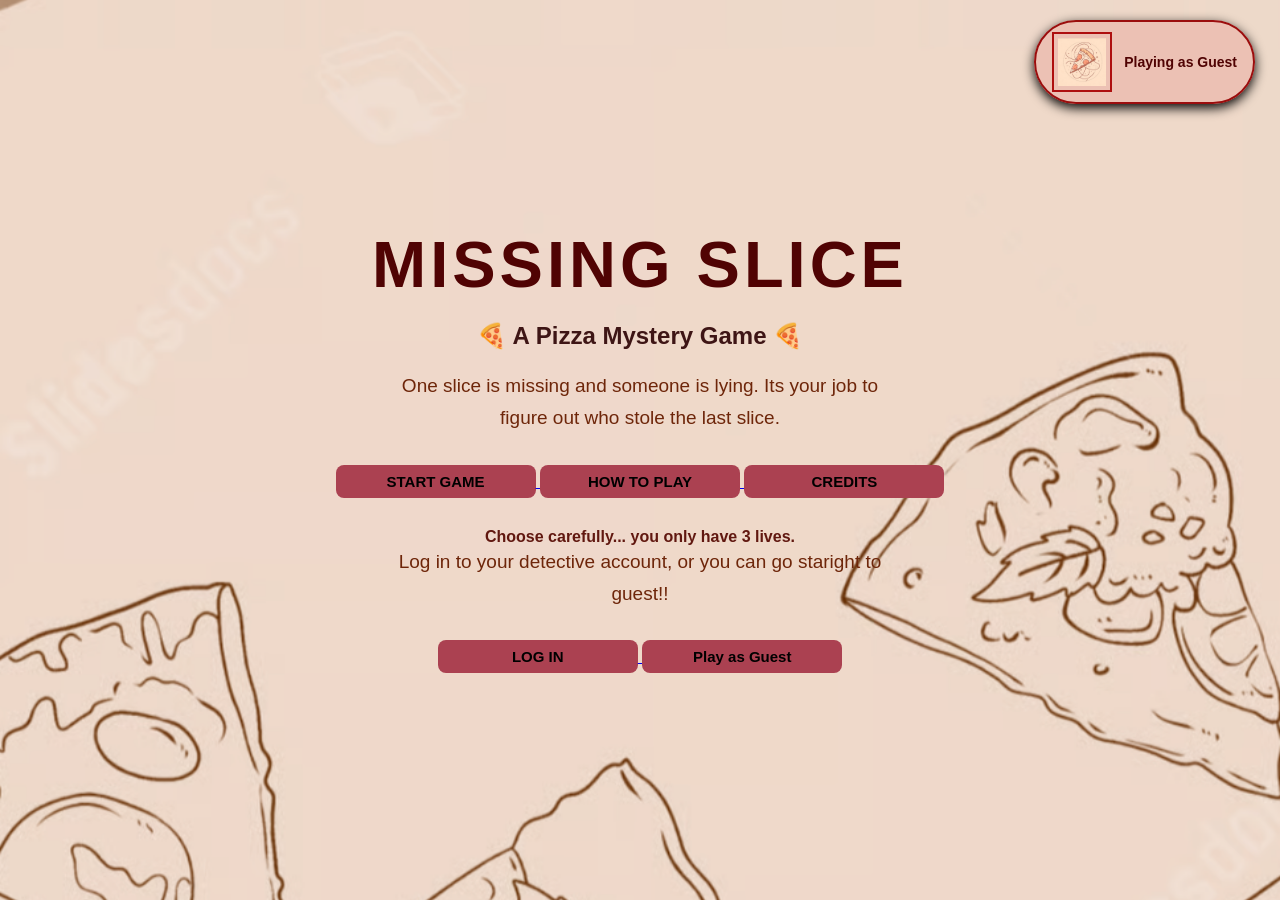
<file: CST2120 coursework/html folder/index.html>
<!DOCTYPE html>
<html>
    <head>
        <link rel="stylesheet" href="../css/styling.css">
        <script src="../javascript/index.js" defer></script>
        <meta charset="UTF-8">
        <title>Missing Slice</title>
    </head>
    <body>
    <!-- Logo and user account -->
    <div class="account-info">
        <img src="../logo.png" alt="Missing Slice Logo">
        <p id="accountMessage">Playing as Guest</p>
    </div>

        <h1>Missing slice</h1>
        <h2>🍕 A Pizza Mystery Game 🍕</h2>
        <p class="explanation">One slice is missing and someone is lying.
        Its your job to figure out who stole the last slice.
        </p>

        <div class="menu-buttons">
            <a href="game.html">
                <button>START GAME</button>
            </a>
            <a href="intructions.html">
                <button>HOW TO PLAY</button>
            </a>
            <a href="credits.html">
            <button>CREDITS</button>
        </a>
        </div>

        <h4 class="warning">Choose carefully... you only have 3 lives.</h4>

        <!-- Choose how to play -->
        <section class="player-choice">
            <p class="explanation">Log in to your detective account, or you can go staright to guest!!</p>
            <a href="login.html">
                <button>LOG IN</button>
            </a>
            <a href="game.html?guest=true">
                <button type="button">Play as Guest</button>
            </a>
        </section>
        </section>

    </body>

</html>
</file>
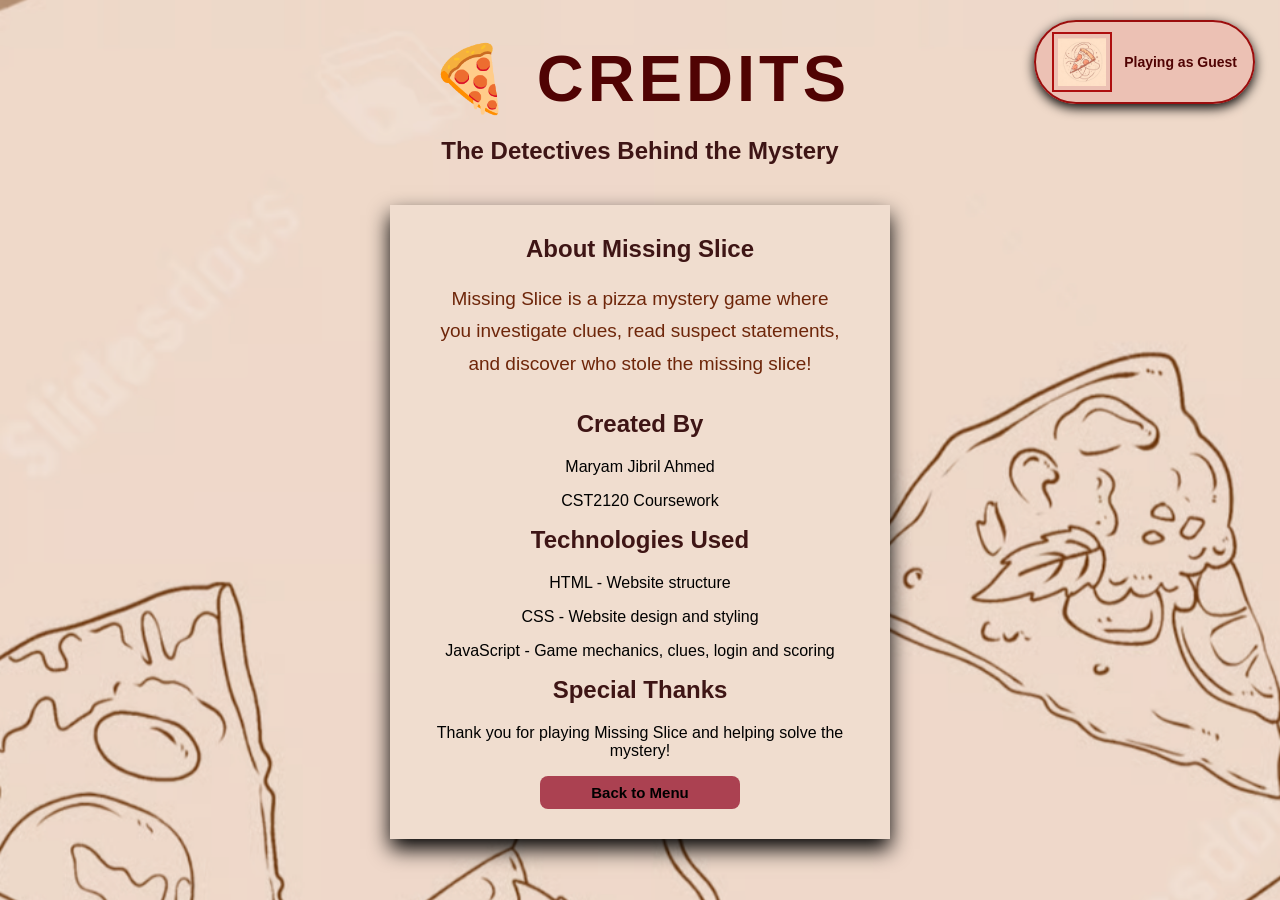
<file: CST2120 coursework/html folder/credits.html>
<!DOCTYPE html>
<html>
<head>
    <meta charset="UTF-8">
    <title>Missing Slice - Credits</title>
    <link rel="stylesheet" href="../css/styling.css">
    <script src="../javascript/index.js" defer></script>
</head>
<body>

    <!-- Logo and user account -->
    <div class="account-info">
        <img src="../logo.png" alt="Missing Slice Logo">
        <p id="accountMessage">Playing as Guest</p>
    </div>

    <h1>🍕 Credits</h1>
    <h2>The Detectives Behind the Mystery</h2>

    <section class="login-section">
        <h2>About Missing Slice</h2>
        <p class="explanation">
            Missing Slice is a pizza mystery game where you investigate clues,
            read suspect statements, and discover who stole the missing slice!
        </p>

        <h2>Created By</h2>
        <p>Maryam Jibril Ahmed</p>
        <p>CST2120 Coursework</p>

        <h2>Technologies Used</h2>
        <p>HTML - Website structure</p>
        <p>CSS - Website design and styling</p>
        <p>JavaScript - Game mechanics, clues, login and scoring</p>

        <h2>Special Thanks</h2>
        <p>
            Thank you for playing Missing Slice and helping solve the mystery!
        </p>

        <a href="index.html">
            <button type="button">Back to Menu</button>
        </a>

    </section>

</body>
</html>
</file>
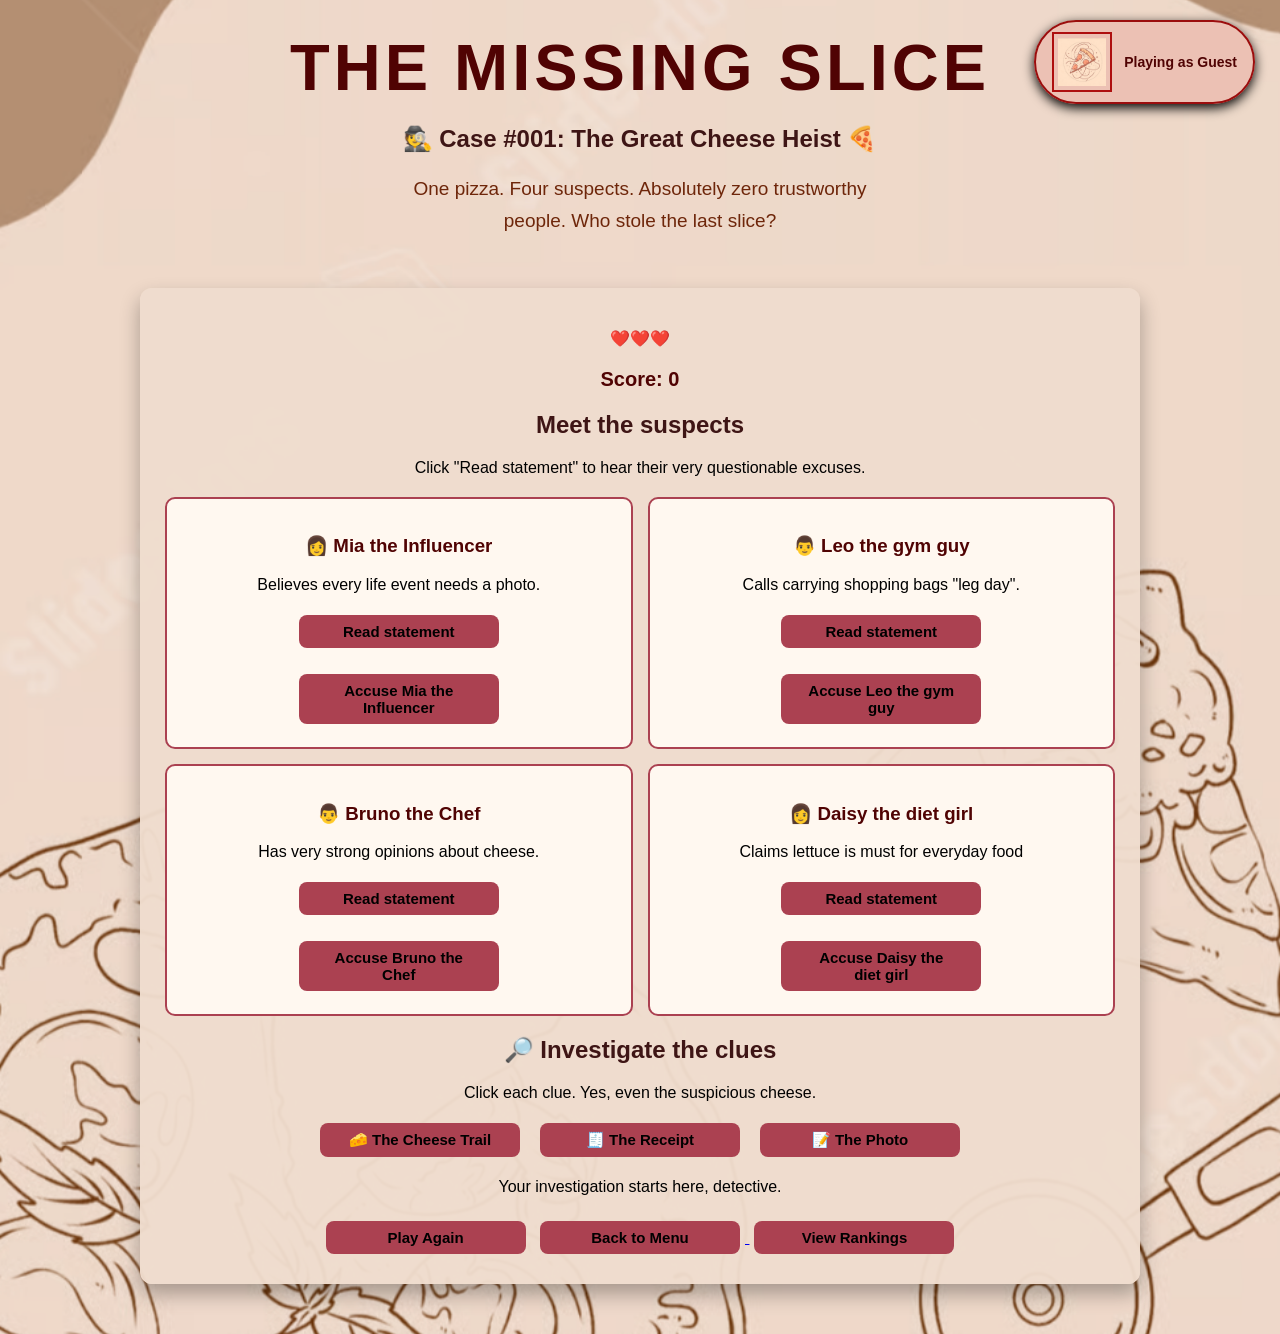
<file: CST2120 coursework/html folder/game.html>
<!DOCTYPE html>
<html>
<head>
    <meta charset="UTF-8">
    <title>Missing Slice - The Mystery</title>
    <link rel="stylesheet" href="../css/styling.css">
    <script src="../javascript/index.js" defer></script>
    <script src="../javascript/game.js" defer></script>
</head>

<body class="game-page">

    <!-- Logo and account information -->
    <div class="account-info">
        <img src="../logo.png" alt="Missing Slice Logo">
        <p id="accountMessage">Playing as Guest</p>
    </div>

    <h1>THE MISSING SLICE</h1>
    <h2 id="caseTitle">🕵️ Case #001: The Great Cheese Heist 🍕</h2>

    <p class="explanation" id="caseExplanation">
        One pizza. Four suspects. Absolutely zero trustworthy people.
        Figure out who stole the last slice before the evidence gets cold.
    </p>

    <!-- Score and lives -->
    <section class="game-section">
        <p id="lives">❤️ ❤️ ❤️</p>
        <p id="score">Score: 0</p>

        <h2>Meet the suspects</h2>
        <p>Click "Read statement" to hear their very questionable excuses.</p>

        <div class="suspect-grid" id="suspectGrid"></div>

        <h2>🔎 Investigate the clues</h2>
        <p>Click each clue. Yes, even the suspicious cheese.</p>

        <div class="clue-buttons" id="clueButtons"></div>
        <p id="clueMessage">Your investigation starts here.</p>

        <p id="gameMessage"></p>

        <button id="restartButton" hidden>Play Again</button>
        <a href="index.html">
            <button type="button">Back to Menu</button>
        </a>
        <a href="ranking.html">
            <button type="button">View Rankings</button>
        </a>

    </section>

</body>
</html>
</file>
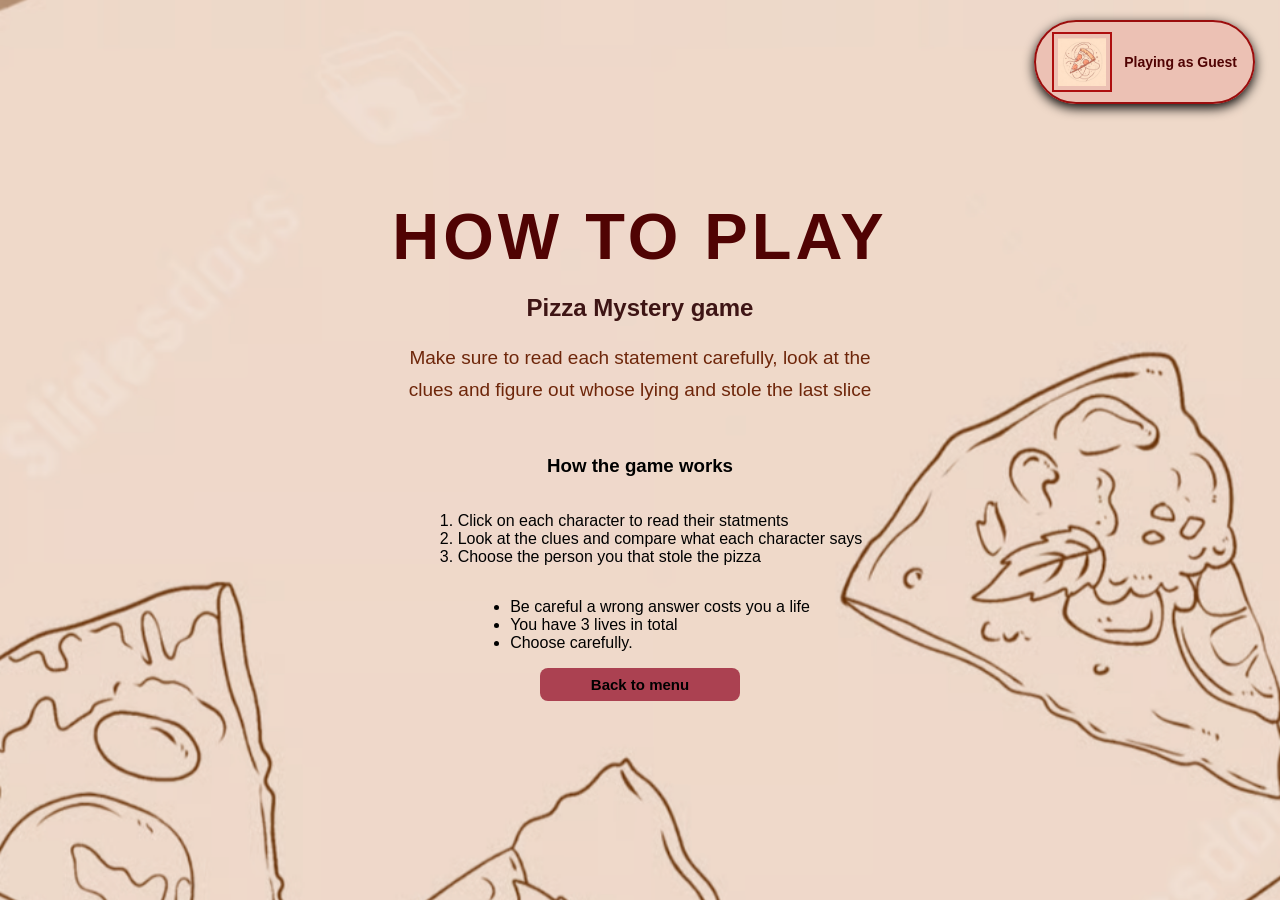
<file: CST2120 coursework/html folder/intructions.html>
<!DOCTYPE html>
<html>
    <head>
        <link rel="stylesheet" href="../css/styling.css">
        <script src="../javascript/index.js" defer></script>
        <meta charset="UTF-8">
        <title>How to Play</title>
    </head>
    <body>
        <div class="account-info">
            <img src="../logo.png" alt="Missing Slice Logo">
            <p id="accountMessage">Playing as Guest</p>
        </div>
        <h1>HOW TO PLAY</h1>
        <h2>Pizza Mystery game</h2>
        <p class="explanation"> Make sure to read each statement carefully, look at the clues and figure out whose lying and stole the last slice</p>
        <h3>How the game works</h3>
        <ol>
            <li>Click on each character to read their statments</li>
            <li>Look at the clues and compare what each character says</li>
            <li>Choose the person you that stole the pizza</li>
        </ol>
        <ul>
            <li>Be careful a wrong answer costs you a life</li>
            <li>You have 3 lives in total</li>
            <li>Choose carefully.</li>
        </ul>
        <a href="index.html">
            <button>Back to menu</button>
        </a>
    </body>
</html>
</file>
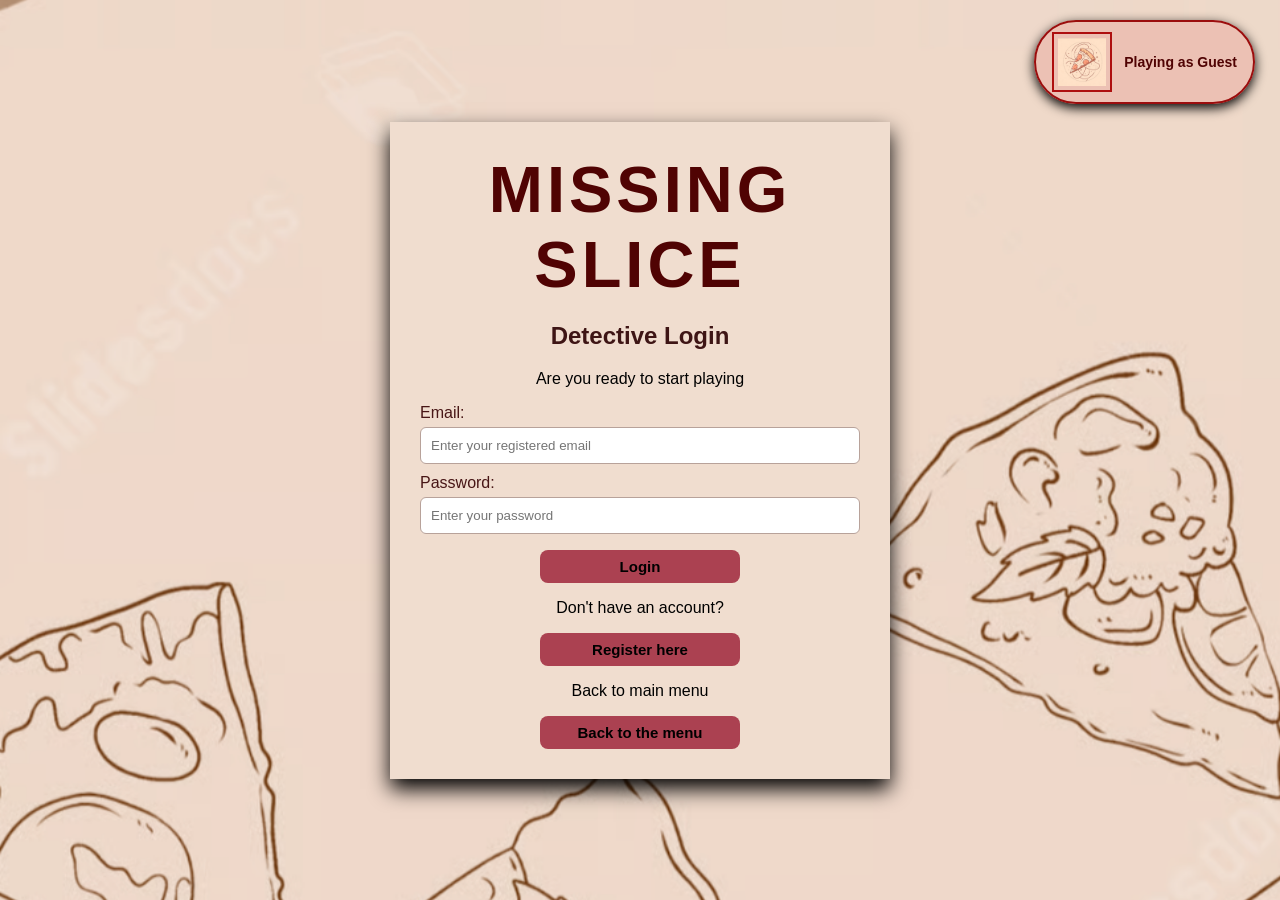
<file: CST2120 coursework/html folder/login.html>
<!DOCTYPE html>
<html>
    <head>
        <meta charset="UTF-8">
        <title>Login Missing slice</title>
        <link rel="stylesheet" href="../css/styling.css">
        <script src="../javascript/login.js" defer></script>
        <script src="../javascript/index.js" defer></script>
    </head>
    <body>
        <div class="account-info">
            <img src="../logo.png" alt="Missing Slice Logo">
            <p id="accountMessage">Playing as Guest</p>
        </div>
        <section class="login-section">
            <h1>Missing Slice</h1>
            <h2>Detective Login</h2>
            <p="explanation">Are you ready to start playing</p>

            <form id="loginform">
                <!--Email input-->
                <label for="MyEmail">Email:</label>
                <input type="text" id="MyEmail" placeholder="Enter your registered email">

                <!--Password input-->
                <label for="MyPassword">Password:</label>
                <input type="password" id="MyPassword" placeholder="Enter your password">

                <!--Feeddback message-->
                <p id="message"></p>
                <button>Login</button>
            </form>
            
            <p>Don't have an account?</p> 
            <a href="register.html">
                <button>Register here</button>
            </a>

            <p>Back to main menu</p>
            <a href="index.html">
                <button>Back to the menu</button>
            </a>
            
        </section>
    </body>
</html>
</file>
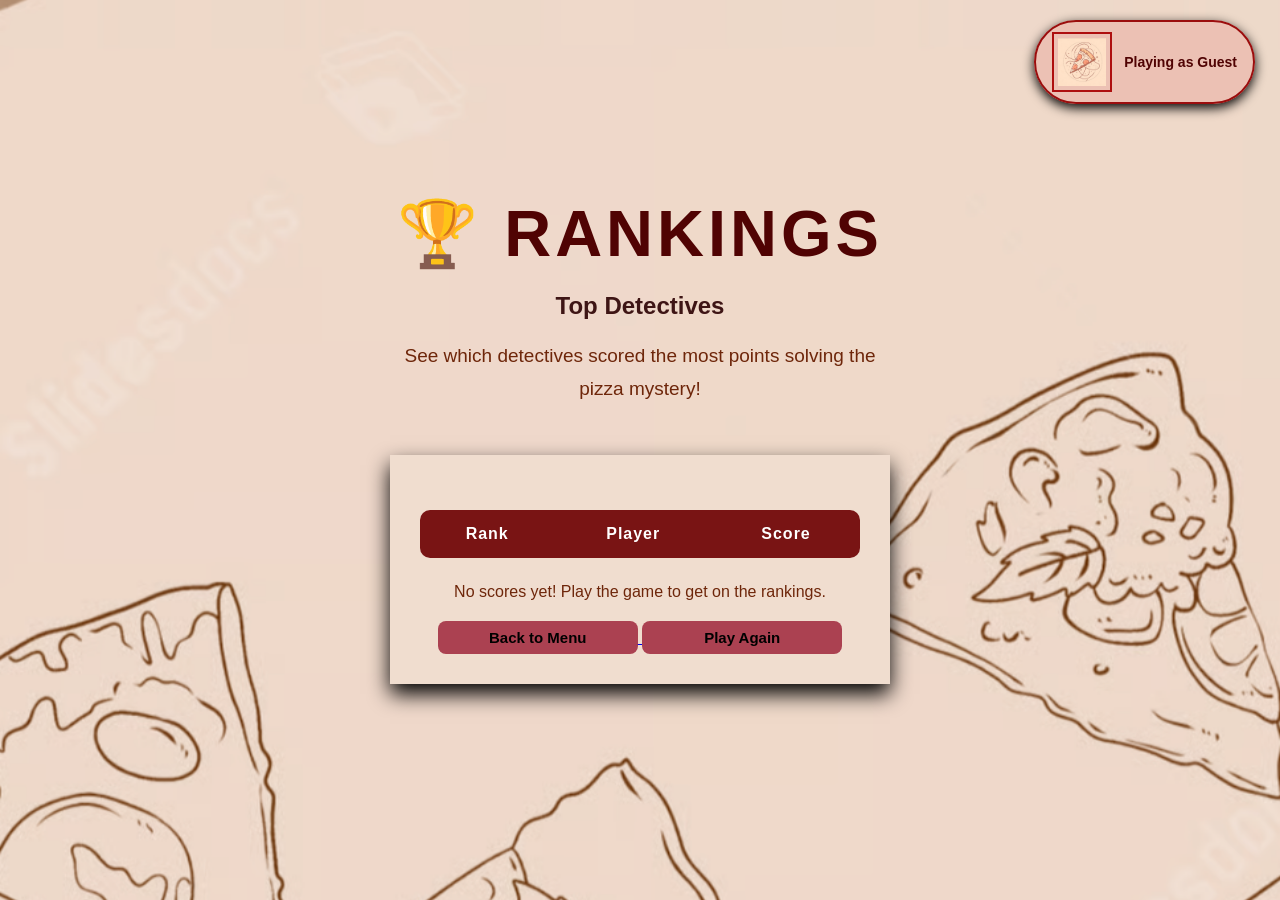
<file: CST2120 coursework/html folder/ranking.html>
<!DOCTYPE html>
<html>
<head>
    <meta charset="UTF-8">
    <title>Missing Slice - Rankings</title>
    <link rel="stylesheet" href="../css/styling.css">
    <script src="../javascript/index.js" defer></script>
    <script src="../javascript/ranking.js" defer></script>
</head>
<body>

    <!-- Logo and user account -->
    <div class="account-info">
        <img src="../logo.png" alt="Missing Slice Logo">
        <p id="accountMessage">Playing as Guest</p>
    </div>

    <h1>🏆 Rankings</h1>
    <h2>Top Detectives</h2>

    <p class="explanation">
        See which detectives scored the most points solving the pizza mystery!
    </p>

    <section class="login-section">
        <table>
            <thead>
                <tr>
                    <th>Rank</th>
                    <th>Player</th>
                    <th>Score</th>
                </tr>
            </thead>
            <tbody id="rankingList"></tbody>
        </table>

        <p id="rankingMessage"></p>

        <a href="index.html">
            <button type="button">Back to Menu</button>
        </a>

        <a href="game.html">
            <button type="button">Play Again</button>
        </a>
    </section>

</body>
</html>
</file>
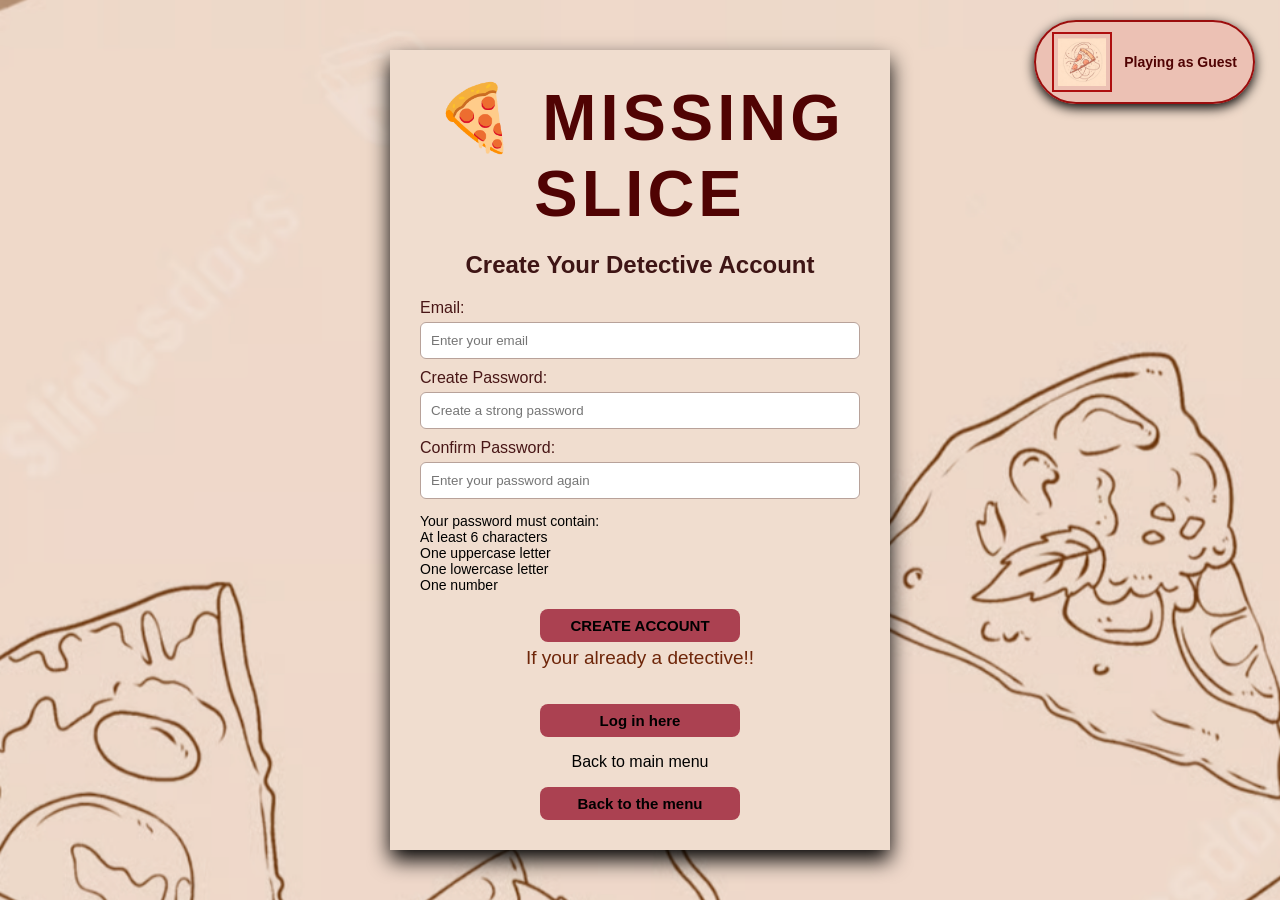
<file: CST2120 coursework/html folder/register.html>
<!DOCTYPE html>
<html>
<head>
    <meta charset="UTF-8">
    <title>Register Missing Slice</title>
    <link rel="stylesheet" href="../css/styling.css">
    <script src="../javascript/register.js" defer></script>
    <script src="../javascript/index.js" defer></script>
</head>

<body>
    <div class="account-info">
        <img src="../logo.png" alt="Missing Slice Logo">
        <p id="accountMessage">Playing as Guest</p>
    </div>

    <!-- Registration form -->
    <section class="login-section">
        <h1>🍕 Missing Slice</h1>
        <h2>Create Your Detective Account</h2>
        <form id="registerForm">
            <!-- Email input -->
            <label for="registerEmail">Email:</label>
            <input type="text" id="registerEmail" placeholder="Enter your email" >
            <!-- Password input -->
            <label for="registerPassword">Create Password:</label>
            <input type="password" id="registerPassword" placeholder="Create a strong password">
<!-- Confirm password -->
            <label for="confirmPassword">Confirm Password:</label>
            <input type="password" id="confirmPassword" placeholder="Enter your password again"
            >
            <!-- Password requirements -->
            <p id="passwordRules"> Your password must contain:
                <br>At least 6 characters
                <br>One uppercase letter
                <br>One lowercase letter
                <br>One number
            </p>
<!-- JavaScript feedback -->
            <p id="registerMessage"></p>
            <button>CREATE ACCOUNT</button>

        </form>

        <p class="explanation">If your already a detective!!</p>
        <a href="login.html">
            <button>Log in here</button>
        </a>

        <p>Back to main menu</p>
        <a href="index.html">
            <button>Back to the menu</button>
        </a>

    </section>

</body>
</html>
</file>
<file: CST2120 coursework/css/styling.css>
body {
    background-image:url("../pizza.png");
    background-size:cover;
    background-position:center;
    background-repeat:no-repeat;
    font-family:sans-serif;
    margin: 0; 
    min-height: 100vh;
    display: flex;
    flex-direction: column;
    justify-content: center; 
    align-items: center; 
    text-align: center;
}
h1 {
    font-size:65px;
    color:#500303;
    margin: 0 0 20px 0;
    text-transform: uppercase; 
    letter-spacing: 4px;
}
h2 {
    font-size: 24px;
    color:#3e1515;
    margin: 0 0 20px 0;
}
.explanation {
    color: #6e260a;
    font-size:19px;
    line-height:1.7;
    max-width: 500px;
    margin:0 20px 30px 20px;
}
.warning{
    color: #611810;
    font-size: 16px;
    margin: 30px 0 0 0;
   

}
ol,ul {
    text-align: left;
}
button{
    font-size :15px;
    font-weight:bold;
    width: 200px;
    padding: 8px 24px;
    border: none;
    border-radius: 8px;
    background-color:#ab4151;
    cursor: pointer;
    display:inline-block;
    
}
button:hover{
    background-color:#611e29;
}
.login-section{
    width: 85%;
    max-width: 500px;
    box-sizing: border-box;
    box-shadow: 0 10px 20px rgba(0,0,0);
    padding: 30px;
    margin: 20px auto;
    background-color: #f0ddcf;
}
.login-section label {
    display: block;
    text-align: left;
    margin-top: 10px;
    color: #481616;
}
.login-section input {
    width: 100%;
    box-sizing: border-box;
    padding: 10px;
    margin-top: 5px;
    border: 1px solid #b8a29a;
    border-radius: 6px;
}
/* Feedback messages */
#message,
#registerMessage,
#resetMessage {
    font-weight: bold;
}
#passwordRules {
    text-align: left;
    font-size: 14px;
}

/* Logo and account info*/
.account-info {
    position: absolute;
    top: 20px;
    right: 25px;
    display: flex;
    align-items: center;
    gap: 12px;
    padding: 10px 16px;
    background-color: rgba(236, 192, 180, 0.95);
    border: 2px solid #9b0d0d;
    border-radius: 50px;
    box-shadow: 0 4px 12px rgb(0, 0, 0);
}
.account-info img {
    width: 60px;
    height: 60px;
    padding: 4px;
    box-sizing: border-box;
    border: 2px solid #ae0f0f;
    transition: transform 0.3s ease, box-shadow 0.3s ease;
}
.account-info img:hover {
    transform: scale(1.1);
    box-shadow: 0 0px 16px rgba(141, 3, 3, 0.8);
}
#accountMessage {
    color: #500303;
    font-weight: bold;
    font-size: 14px;
}



/* Game page */
.game-page {
    padding: 30px 0;
    box-sizing: border-box;
}

.game-section {
    width: 90%;
    max-width: 1000px;
    box-sizing: border-box;
    padding: 25px;
    margin: 20px auto;
    background-color: rgba(240, 221, 207, 0.96);
    border-radius: 12px;
    box-shadow: 0 10px 20px rgba(0, 0, 0, 0.3);
}
#lives {
    font-size: 35;
   margin-bottom: 5;
}

#score {
    color: #500303;
    font-size: 20px;
    font-weight: bold;
}

.suspect-grid {
    display: grid;
    grid-template-columns: repeat(2, minmax(0, 1fr));
    gap: 15px;
    margin: 20px 0;
}

.suspect-card {
    padding: 18px;
    background-color: #fff8f0;
    border: 2px solid #ab4151;
    border-radius: 10px;
}

.suspect-card h3 {
    color: #500303;
}

.clue-buttons {
    display: flex;
    justify-content: center;
    flex-wrap: wrap;
    gap: 10px;
    margin: 20px 10;
}

.game-section button {
    margin: 5px;
}

#gameMessage {
    color: #500303;
    font-weight: bold;
    line-height: 1.6;
    margin: 20px 0;
}

.game-section button:disabled {
    opacity: 0.6;
    cursor: not-allowed;
}

@media (max-width: 600px) {
    .suspect-grid {
        grid-template-columns: 1fr;
    }

    .game-section {
        padding: 15px;
    }

    .game-page h1 {
        font-size: 38px;
    }
}

/* Ranking table */
.login-section table {
    width: 100%;
    border-collapse: collapse;
    margin: 25px 0;
    background-color: rgba(255, 248, 240, 0.95);
    border-radius: 10px;
    overflow: hidden;
    color: #3e1515;
}

.login-section th {
    background-color: #791414;
    color: white;
    padding: 15px 10px;
    font-size: 16px;
    letter-spacing: 1px;
}


.login-section td {
    padding: 14px 10px;
    text-align: center;
    border-bottom: 1px solid #e6c9bd;
    font-size: 16px;
}


.login-section tbody tr:hover {
    background-color: rgba(229, 151, 130, 0.75);
}

/* Ranking page message */
#rankingMessage {
    color: #6e260a;
    font-size: 16px;
    margin: 20px 0;
}

/* Make the ranking table fit smaller screens */
@media (max-width: 480px) {
    .login-section {
        padding: 15px;
    }

    .login-section th,
    .login-section td {
        padding: 10px 5px;
        font-size: 14px;
    }
}
</file>
